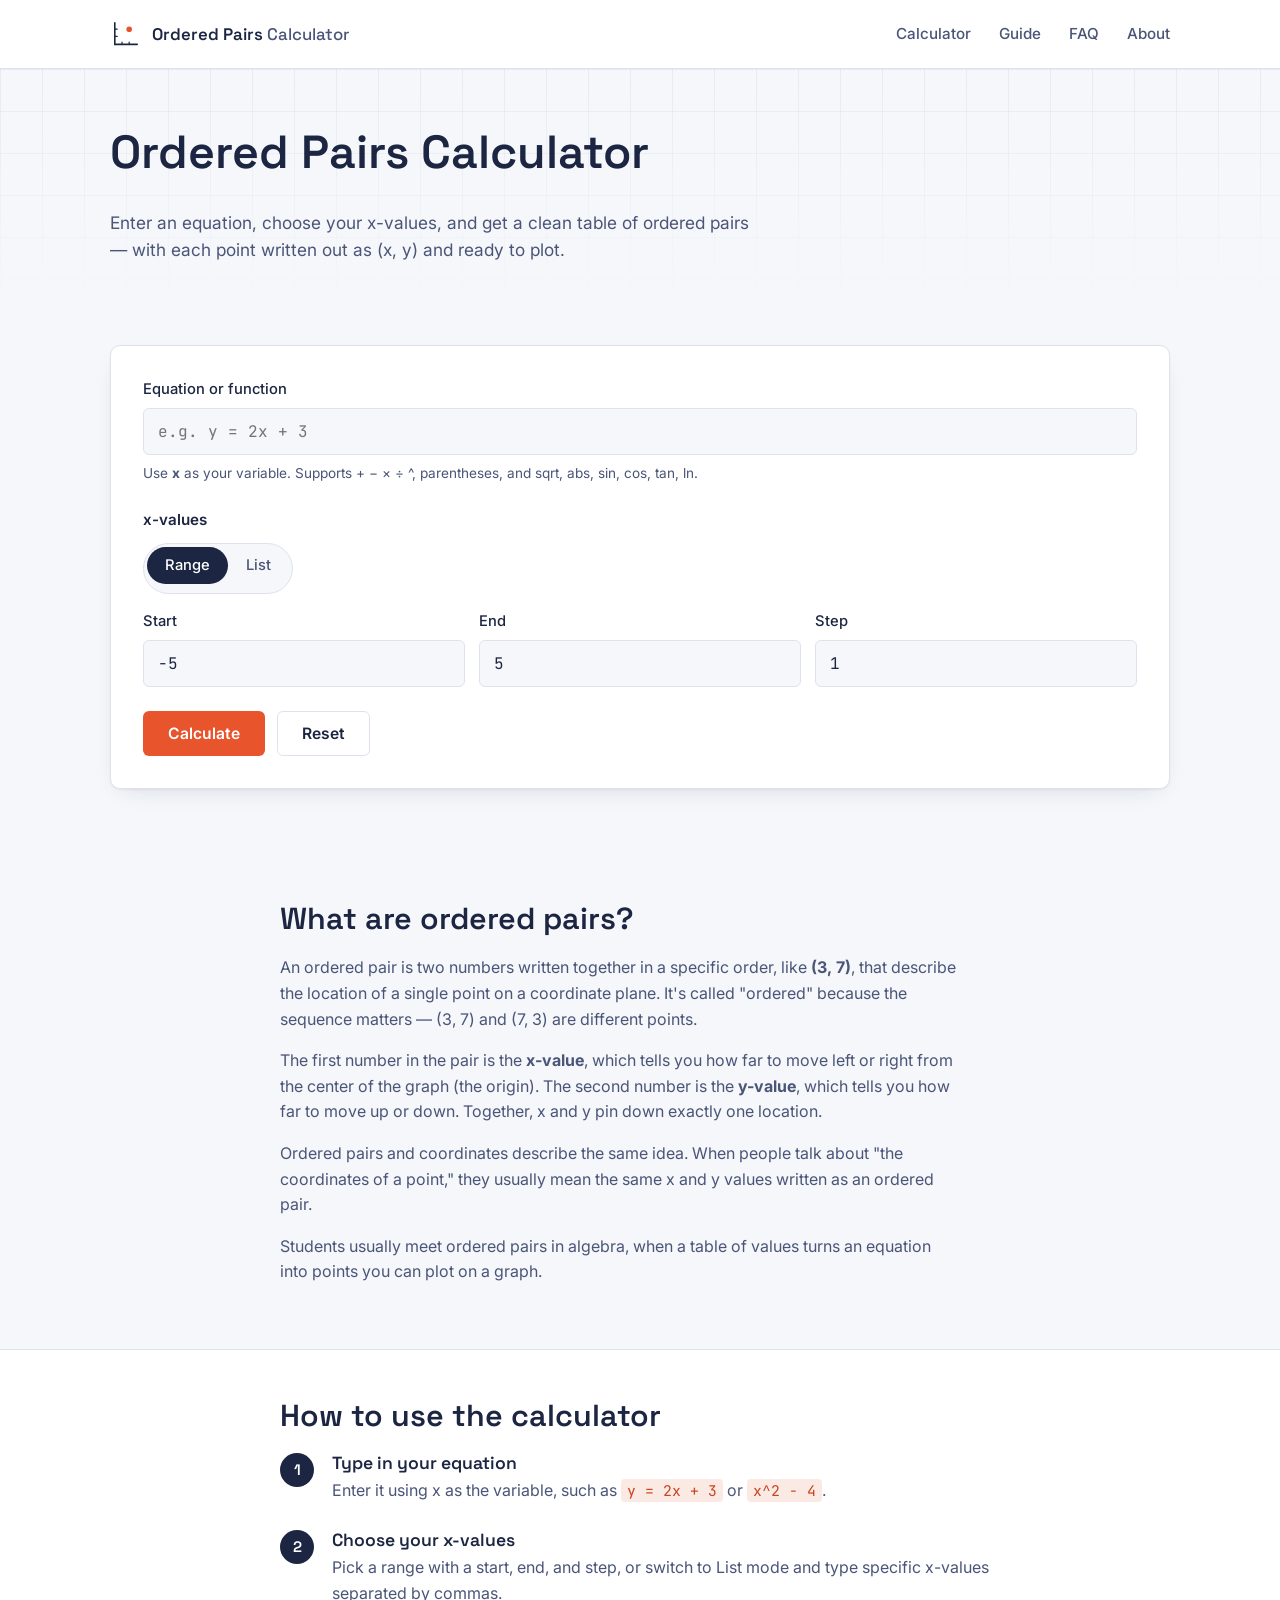
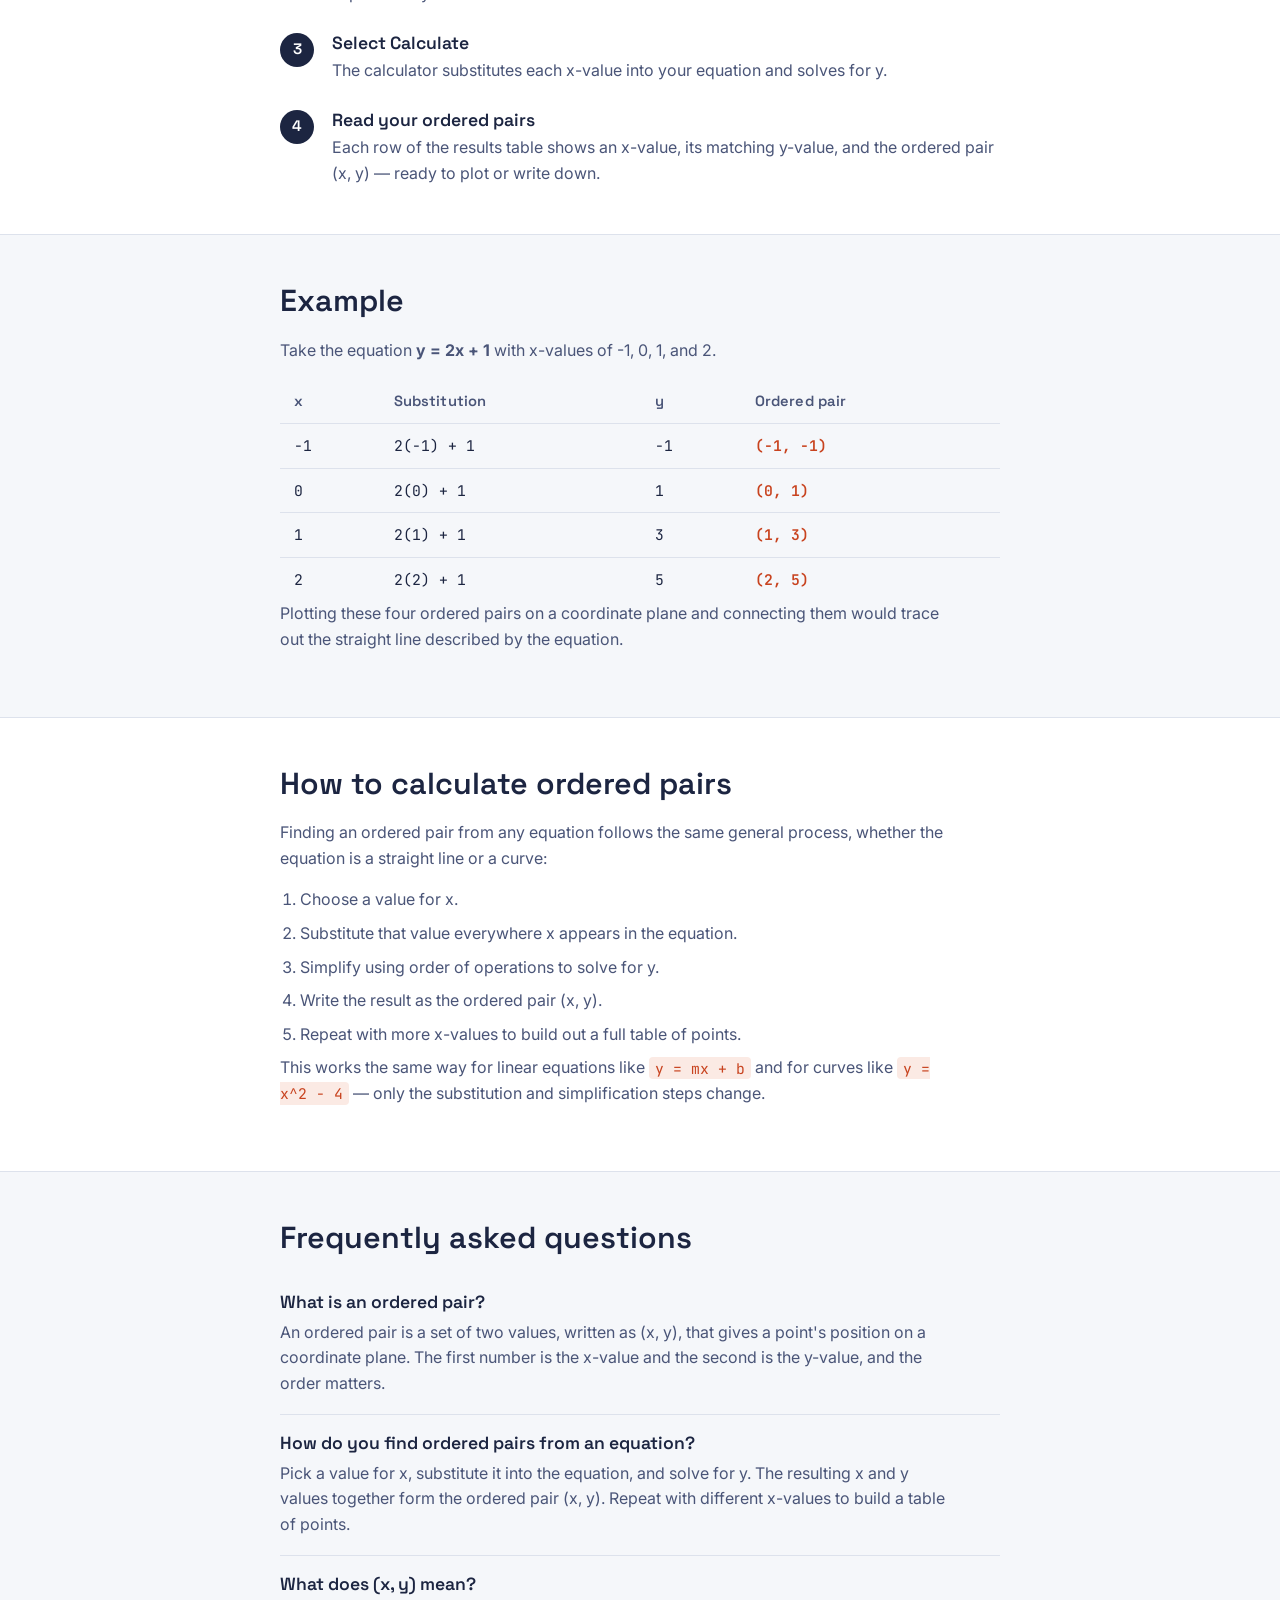
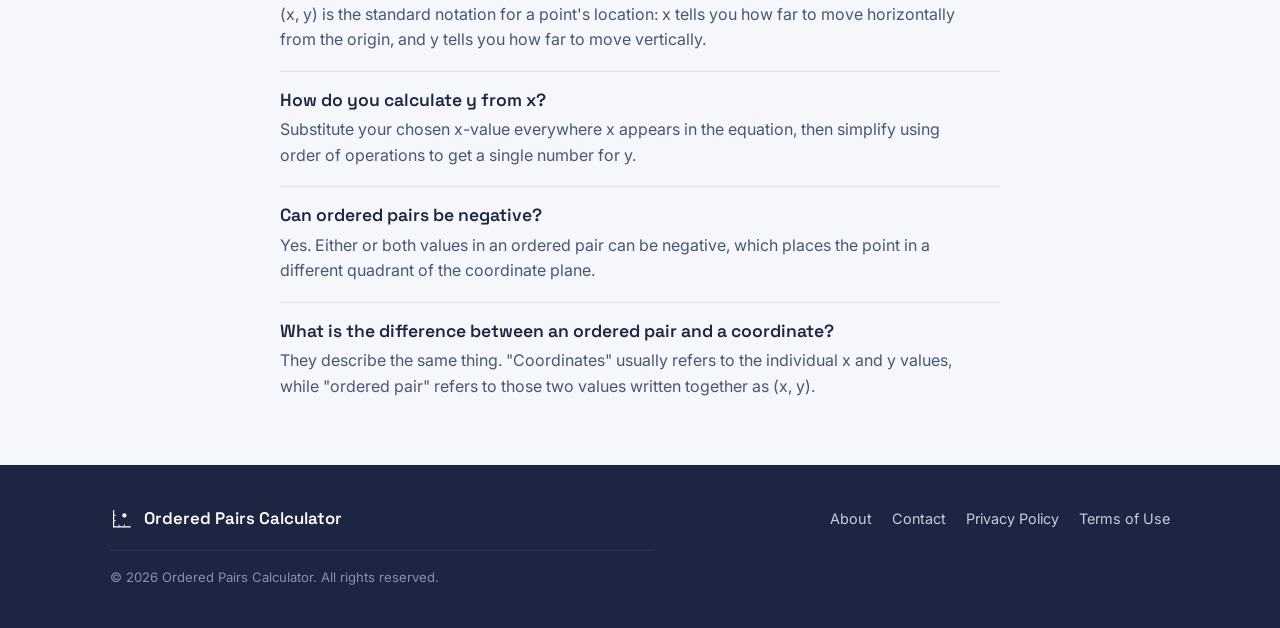
<file: index.html>
<!DOCTYPE html>
<html lang="en">
<head>
  <meta charset="UTF-8">
  <meta name="viewport" content="width=device-width, initial-scale=1.0">
  <title>Ordered Pairs Calculator — (x, y) Table of Values From Any Equation</title>
  <meta name="description" content="Enter an equation and get a table of ordered pairs (x, y) to plot on a coordinate plane. Free algebra calculator — works right in your browser, no sign-up needed.">
  <link rel="canonical" href="https://ordered-pairs-calculator.vercel.app/">

  <!-- Google Search Console verification -->
  <meta name="google-site-verification" content="F35rqbBVg6ENbyYrUl2NkJEeMcFJ85l4w1VI4RaCMEo" />

  <!-- Open Graph -->
  <meta property="og:type" content="website">
  <meta property="og:title" content="Ordered Pairs Calculator — (x, y) Table of Values From Any Equation">
  <meta property="og:description" content="Enter an equation and get a table of ordered pairs (x, y) to plot on a coordinate plane. Free algebra calculator — works right in your browser.">
  <meta property="og:url" content="https://ordered-pairs-calculator.vercel.app/">
  <meta property="og:site_name" content="Ordered Pairs Calculator">
  <meta name="twitter:card" content="summary">
  <meta name="twitter:title" content="Ordered Pairs Calculator — (x, y) Table of Values From Any Equation">
  <meta name="twitter:description" content="Enter an equation and get a table of ordered pairs (x, y) to plot on a coordinate plane.">

  <link rel="icon" type="image/svg+xml" href="assets/favicon.svg">
  <link rel="alternate icon" href="assets/favicon.ico">
  <link rel="preconnect" href="https://fonts.googleapis.com">
  <link rel="preconnect" href="https://fonts.gstatic.com" crossorigin>
  <link href="https://fonts.googleapis.com/css2?family=Space+Grotesk:wght@500;600;700&family=Inter:wght@400;500;600&family=JetBrains+Mono:wght@500;600&display=swap" rel="stylesheet">
  <link rel="stylesheet" href="style.css">

  <script type="application/ld+json">
  {
    "@context": "https://schema.org",
    "@type": "FAQPage",
    "mainEntity": [
      {
        "@type": "Question",
        "name": "What is an ordered pair?",
        "acceptedAnswer": {
          "@type": "Answer",
          "text": "An ordered pair is a set of two values, written as (x, y), that gives a point's position on a coordinate plane. The first number is the x-value and the second is the y-value, and the order matters."
        }
      },
      {
        "@type": "Question",
        "name": "How do you find ordered pairs from an equation?",
        "acceptedAnswer": {
          "@type": "Answer",
          "text": "Pick a value for x, substitute it into the equation, and solve for y. The resulting x and y values together form the ordered pair (x, y). Repeat with different x-values to build a table of points."
        }
      },
      {
        "@type": "Question",
        "name": "What does (x, y) mean?",
        "acceptedAnswer": {
          "@type": "Answer",
          "text": "(x, y) is the standard notation for a point's location: x tells you how far to move horizontally from the origin, and y tells you how far to move vertically."
        }
      },
      {
        "@type": "Question",
        "name": "How do you calculate y from x?",
        "acceptedAnswer": {
          "@type": "Answer",
          "text": "Substitute your chosen x-value everywhere x appears in the equation, then simplify using order of operations to get a single number for y."
        }
      },
      {
        "@type": "Question",
        "name": "Can ordered pairs be negative?",
        "acceptedAnswer": {
          "@type": "Answer",
          "text": "Yes. Either or both values in an ordered pair can be negative, which places the point in a different quadrant of the coordinate plane."
        }
      },
      {
        "@type": "Question",
        "name": "What is the difference between an ordered pair and a coordinate?",
        "acceptedAnswer": {
          "@type": "Answer",
          "text": "They describe the same thing. \"Coordinates\" usually refers to the individual x and y values, while \"ordered pair\" refers to those two values written together as (x, y)."
        }
      }
    ]
  }
  </script>
</head>
<body>

  <a class="skip-link" href="#calculator">Skip to calculator</a>

  <header class="site-header">
    <div class="wrap header-inner">
      <a href="index.html" class="brand">
        <img src="assets/logo.svg" alt="" width="32" height="32">
        <span>Ordered Pairs<em>Calculator</em></span>
      </a>
      <button class="nav-toggle" id="navToggle" aria-expanded="false" aria-controls="siteNav">
        <span></span><span></span><span></span>
        <span class="sr-only">Menu</span>
      </button>
      <nav class="site-nav" id="siteNav">
        <a href="#calculator">Calculator</a>
        <a href="#what-is">Guide</a>
        <a href="#faq">FAQ</a>
        <a href="about.html">About</a>
      </nav>
    </div>
  </header>

  <main>

    <section class="hero">
      <div class="wrap hero-inner">
        <div class="hero-text">
          <h1>Ordered Pairs Calculator</h1>
          <p>Enter an equation, choose your x-values, and get a clean table of ordered pairs — with each point written out as (x, y) and ready to plot.</p>
        </div>
      </div>
      <div class="hero-grid" aria-hidden="true"></div>
    </section>

    <section class="calculator-section" id="calculator">
      <div class="wrap">
        <div class="calc-card">

          <div class="calc-field">
            <label for="equationInput">Equation or function</label>
            <input type="text" id="equationInput" name="equationInput" placeholder="e.g. y = 2x + 3" autocomplete="off" spellcheck="false">
            <p class="field-hint">Use <strong>x</strong> as your variable. Supports + − × ÷ ^, parentheses, and sqrt, abs, sin, cos, tan, ln.</p>
          </div>

          <fieldset class="calc-field">
            <legend>x-values</legend>
            <div class="mode-toggle" role="radiogroup" aria-label="x-value input mode">
              <label class="mode-option">
                <input type="radio" name="xMode" value="range" checked>
                <span>Range</span>
              </label>
              <label class="mode-option">
                <input type="radio" name="xMode" value="list">
                <span>List</span>
              </label>
            </div>

            <div class="mode-panel" id="rangePanel">
              <div class="range-grid">
                <div>
                  <label for="xStart">Start</label>
                  <input type="number" id="xStart" value="-5" step="any">
                </div>
                <div>
                  <label for="xEnd">End</label>
                  <input type="number" id="xEnd" value="5" step="any">
                </div>
                <div>
                  <label for="xStep">Step</label>
                  <input type="number" id="xStep" value="1" step="any" min="0.0001">
                </div>
              </div>
            </div>

            <div class="mode-panel" id="listPanel" hidden>
              <label for="xList">x-values, separated by commas</label>
              <input type="text" id="xList" placeholder="e.g. -2, 0, 1, 3, 4.5" autocomplete="off">
            </div>
          </fieldset>

          <div class="calc-actions">
            <button type="button" id="calculateBtn" class="btn btn-primary">Calculate</button>
            <button type="button" id="resetBtn" class="btn btn-secondary">Reset</button>
          </div>

          <div id="errorMessage" class="error-message" role="alert" hidden></div>

          <div id="resultsArea" class="results-area" hidden>
            <h2 class="results-heading">Results</h2>
            <p id="resultsExplain" class="results-explain"></p>
            <div class="table-scroll">
              <table id="resultsTable">
                <thead>
                  <tr>
                    <th scope="col">x</th>
                    <th scope="col">y</th>
                    <th scope="col">Ordered pair</th>
                  </tr>
                </thead>
                <tbody id="resultsBody"></tbody>
              </table>
            </div>
          </div>

        </div>
      </div>
    </section>

    <section class="content-section" id="what-is">
      <div class="wrap wrap-narrow">
        <h2>What are ordered pairs?</h2>
        <p>An ordered pair is two numbers written together in a specific order, like <strong>(3, 7)</strong>, that describe the location of a single point on a coordinate plane. It's called "ordered" because the sequence matters — (3, 7) and (7, 3) are different points.</p>
        <p>The first number in the pair is the <strong>x-value</strong>, which tells you how far to move left or right from the center of the graph (the origin). The second number is the <strong>y-value</strong>, which tells you how far to move up or down. Together, x and y pin down exactly one location.</p>
        <p>Ordered pairs and coordinates describe the same idea. When people talk about "the coordinates of a point," they usually mean the same x and y values written as an ordered pair.</p>
        <p>Students usually meet ordered pairs in algebra, when a table of values turns an equation into points you can plot on a graph.</p>
      </div>
    </section>

    <section class="content-section content-alt">
      <div class="wrap wrap-narrow">
        <h2>How to use the calculator</h2>
        <ol class="step-list">
          <li>
            <span class="step-num">1</span>
            <div>
              <h3>Type in your equation</h3>
              <p>Enter it using x as the variable, such as <code>y = 2x + 3</code> or <code>x^2 - 4</code>.</p>
            </div>
          </li>
          <li>
            <span class="step-num">2</span>
            <div>
              <h3>Choose your x-values</h3>
              <p>Pick a range with a start, end, and step, or switch to List mode and type specific x-values separated by commas.</p>
            </div>
          </li>
          <li>
            <span class="step-num">3</span>
            <div>
              <h3>Select Calculate</h3>
              <p>The calculator substitutes each x-value into your equation and solves for y.</p>
            </div>
          </li>
          <li>
            <span class="step-num">4</span>
            <div>
              <h3>Read your ordered pairs</h3>
              <p>Each row of the results table shows an x-value, its matching y-value, and the ordered pair (x, y) — ready to plot or write down.</p>
            </div>
          </li>
        </ol>
      </div>
    </section>

    <section class="content-section" id="example">
      <div class="wrap wrap-narrow">
        <h2>Example</h2>
        <p>Take the equation <strong>y = 2x + 1</strong> with x-values of -1, 0, 1, and 2.</p>
        <div class="table-scroll">
          <table class="example-table">
            <thead>
              <tr><th scope="col">x</th><th scope="col">Substitution</th><th scope="col">y</th><th scope="col">Ordered pair</th></tr>
            </thead>
            <tbody>
              <tr><td>-1</td><td>2(-1) + 1</td><td>-1</td><td>(-1, -1)</td></tr>
              <tr><td>0</td><td>2(0) + 1</td><td>1</td><td>(0, 1)</td></tr>
              <tr><td>1</td><td>2(1) + 1</td><td>3</td><td>(1, 3)</td></tr>
              <tr><td>2</td><td>2(2) + 1</td><td>5</td><td>(2, 5)</td></tr>
            </tbody>
          </table>
        </div>
        <p>Plotting these four ordered pairs on a coordinate plane and connecting them would trace out the straight line described by the equation.</p>
      </div>
    </section>

    <section class="content-section content-alt" id="how-to-calculate">
      <div class="wrap wrap-narrow">
        <h2>How to calculate ordered pairs</h2>
        <p>Finding an ordered pair from any equation follows the same general process, whether the equation is a straight line or a curve:</p>
        <ol class="plain-list">
          <li>Choose a value for x.</li>
          <li>Substitute that value everywhere x appears in the equation.</li>
          <li>Simplify using order of operations to solve for y.</li>
          <li>Write the result as the ordered pair (x, y).</li>
          <li>Repeat with more x-values to build out a full table of points.</li>
        </ol>
        <p>This works the same way for linear equations like <code>y = mx + b</code> and for curves like <code>y = x^2 - 4</code> — only the substitution and simplification steps change.</p>
      </div>
    </section>

    <section class="content-section" id="faq">
      <div class="wrap wrap-narrow">
        <h2>Frequently asked questions</h2>

        <div class="faq-item">
          <h3>What is an ordered pair?</h3>
          <p>An ordered pair is a set of two values, written as (x, y), that gives a point's position on a coordinate plane. The first number is the x-value and the second is the y-value, and the order matters.</p>
        </div>

        <div class="faq-item">
          <h3>How do you find ordered pairs from an equation?</h3>
          <p>Pick a value for x, substitute it into the equation, and solve for y. The resulting x and y values together form the ordered pair (x, y). Repeat with different x-values to build a table of points.</p>
        </div>

        <div class="faq-item">
          <h3>What does (x, y) mean?</h3>
          <p>(x, y) is the standard notation for a point's location: x tells you how far to move horizontally from the origin, and y tells you how far to move vertically.</p>
        </div>

        <div class="faq-item">
          <h3>How do you calculate y from x?</h3>
          <p>Substitute your chosen x-value everywhere x appears in the equation, then simplify using order of operations to get a single number for y.</p>
        </div>

        <div class="faq-item">
          <h3>Can ordered pairs be negative?</h3>
          <p>Yes. Either or both values in an ordered pair can be negative, which places the point in a different quadrant of the coordinate plane.</p>
        </div>

        <div class="faq-item">
          <h3>What is the difference between an ordered pair and a coordinate?</h3>
          <p>They describe the same thing. "Coordinates" usually refers to the individual x and y values, while "ordered pair" refers to those two values written together as (x, y).</p>
        </div>
      </div>
    </section>

  </main>

  <footer class="site-footer">
    <div class="wrap footer-inner">
      <a href="index.html" class="brand brand-footer">
        <img src="assets/logo.svg" alt="" width="24" height="24">
        <span>Ordered Pairs Calculator</span>
      </a>
      <nav class="footer-nav">
        <a href="about.html">About</a>
        <a href="contact.html">Contact</a>
        <a href="privacy-policy.html">Privacy Policy</a>
        <a href="terms-of-use.html">Terms of Use</a>
      </nav>
      <p class="footer-copy">&copy; <span id="year"></span> Ordered Pairs Calculator. All rights reserved.</p>
    </div>
  </footer>

  <script src="script.js"></script>
</body>
</html>
</file>
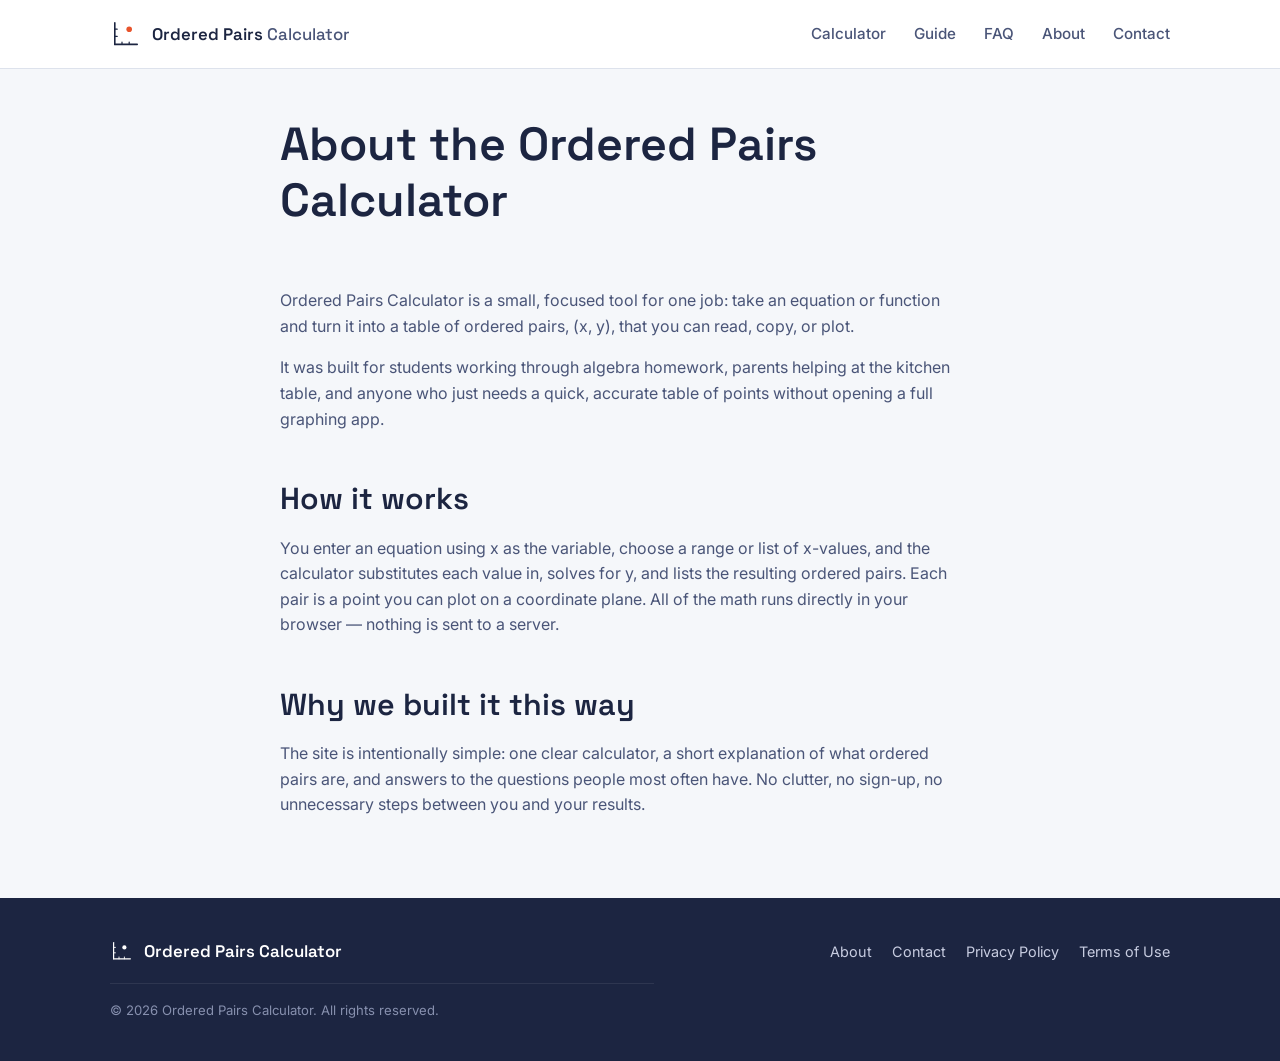
<file: about.html>
<!DOCTYPE html>
<html lang="en">
<head>
  <meta charset="UTF-8">
  <meta name="viewport" content="width=device-width, initial-scale=1.0">
  <title>About the Ordered Pairs Calculator | Free (x, y) Tool for Algebra</title>
  <meta name="description" content="Learn what the Ordered Pairs Calculator does — a free tool that turns any equation into a table of (x, y) points to plot on a coordinate plane, built for algebra students.">
  <link rel="canonical" href="https://ordered-pairs-calculator.vercel.app/about.html">

  <!-- Open Graph -->
  <meta property="og:type" content="website">
  <meta property="og:title" content="About the Ordered Pairs Calculator | Free (x, y) Tool for Algebra">
  <meta property="og:description" content="A free tool that turns any equation into a table of (x, y) points to plot on a coordinate plane, built for algebra students.">
  <meta property="og:url" content="https://ordered-pairs-calculator.vercel.app/about.html">
  <meta property="og:site_name" content="Ordered Pairs Calculator">
  <meta name="twitter:card" content="summary">
  <meta name="twitter:title" content="About the Ordered Pairs Calculator | Free (x, y) Tool for Algebra">
  <meta name="twitter:description" content="A free tool that turns any equation into a table of (x, y) points to plot on a coordinate plane.">
  <link rel="icon" type="image/svg+xml" href="assets/favicon.svg">
  <link rel="alternate icon" href="assets/favicon.ico">
  <link rel="preconnect" href="https://fonts.googleapis.com">
  <link rel="preconnect" href="https://fonts.gstatic.com" crossorigin>
  <link href="https://fonts.googleapis.com/css2?family=Space+Grotesk:wght@500;600;700&family=Inter:wght@400;500;600&family=JetBrains+Mono:wght@500;600&display=swap" rel="stylesheet">
  <link rel="stylesheet" href="style.css">
</head>
<body>

  <header class="site-header">
    <div class="wrap header-inner">
      <a href="index.html" class="brand">
        <img src="assets/logo.svg" alt="" width="32" height="32">
        <span>Ordered Pairs<em>Calculator</em></span>
      </a>
      <button class="nav-toggle" id="navToggle" aria-expanded="false" aria-controls="siteNav">
        <span></span><span></span><span></span>
        <span class="sr-only">Menu</span>
      </button>
      <nav class="site-nav" id="siteNav">
        <a href="index.html#calculator">Calculator</a>
        <a href="index.html#what-is">Guide</a>
        <a href="index.html#faq">FAQ</a>
        <a href="about.html">About</a>
        <a href="contact.html">Contact</a>
      </nav>
    </div>
  </header>

  <main>
    <section class="page-hero">
      <div class="wrap wrap-narrow">
        <h1>About the Ordered Pairs Calculator</h1>
      </div>
    </section>

    <section class="page-section">
      <div class="wrap wrap-narrow">
        <p>Ordered Pairs Calculator is a small, focused tool for one job: take an equation or function and turn it into a table of ordered pairs, (x, y), that you can read, copy, or plot.</p>
        <p>It was built for students working through algebra homework, parents helping at the kitchen table, and anyone who just needs a quick, accurate table of points without opening a full graphing app.</p>

        <h2>How it works</h2>
        <p>You enter an equation using x as the variable, choose a range or list of x-values, and the calculator substitutes each value in, solves for y, and lists the resulting ordered pairs. Each pair is a point you can plot on a coordinate plane. All of the math runs directly in your browser — nothing is sent to a server.</p>

        <h2>Why we built it this way</h2>
        <p>The site is intentionally simple: one clear calculator, a short explanation of what ordered pairs are, and answers to the questions people most often have. No clutter, no sign-up, no unnecessary steps between you and your results.</p>
      </div>
    </section>
  </main>

  <footer class="site-footer">
    <div class="wrap footer-inner">
      <a href="index.html" class="brand brand-footer">
        <img src="assets/logo.svg" alt="" width="24" height="24">
        <span>Ordered Pairs Calculator</span>
      </a>
      <nav class="footer-nav">
        <a href="about.html">About</a>
        <a href="contact.html">Contact</a>
        <a href="privacy-policy.html">Privacy Policy</a>
        <a href="terms-of-use.html">Terms of Use</a>
      </nav>
      <p class="footer-copy">&copy; <span id="year"></span> Ordered Pairs Calculator. All rights reserved.</p>
    </div>
  </footer>

  <script src="script.js"></script>
</body>
</html>
</file>
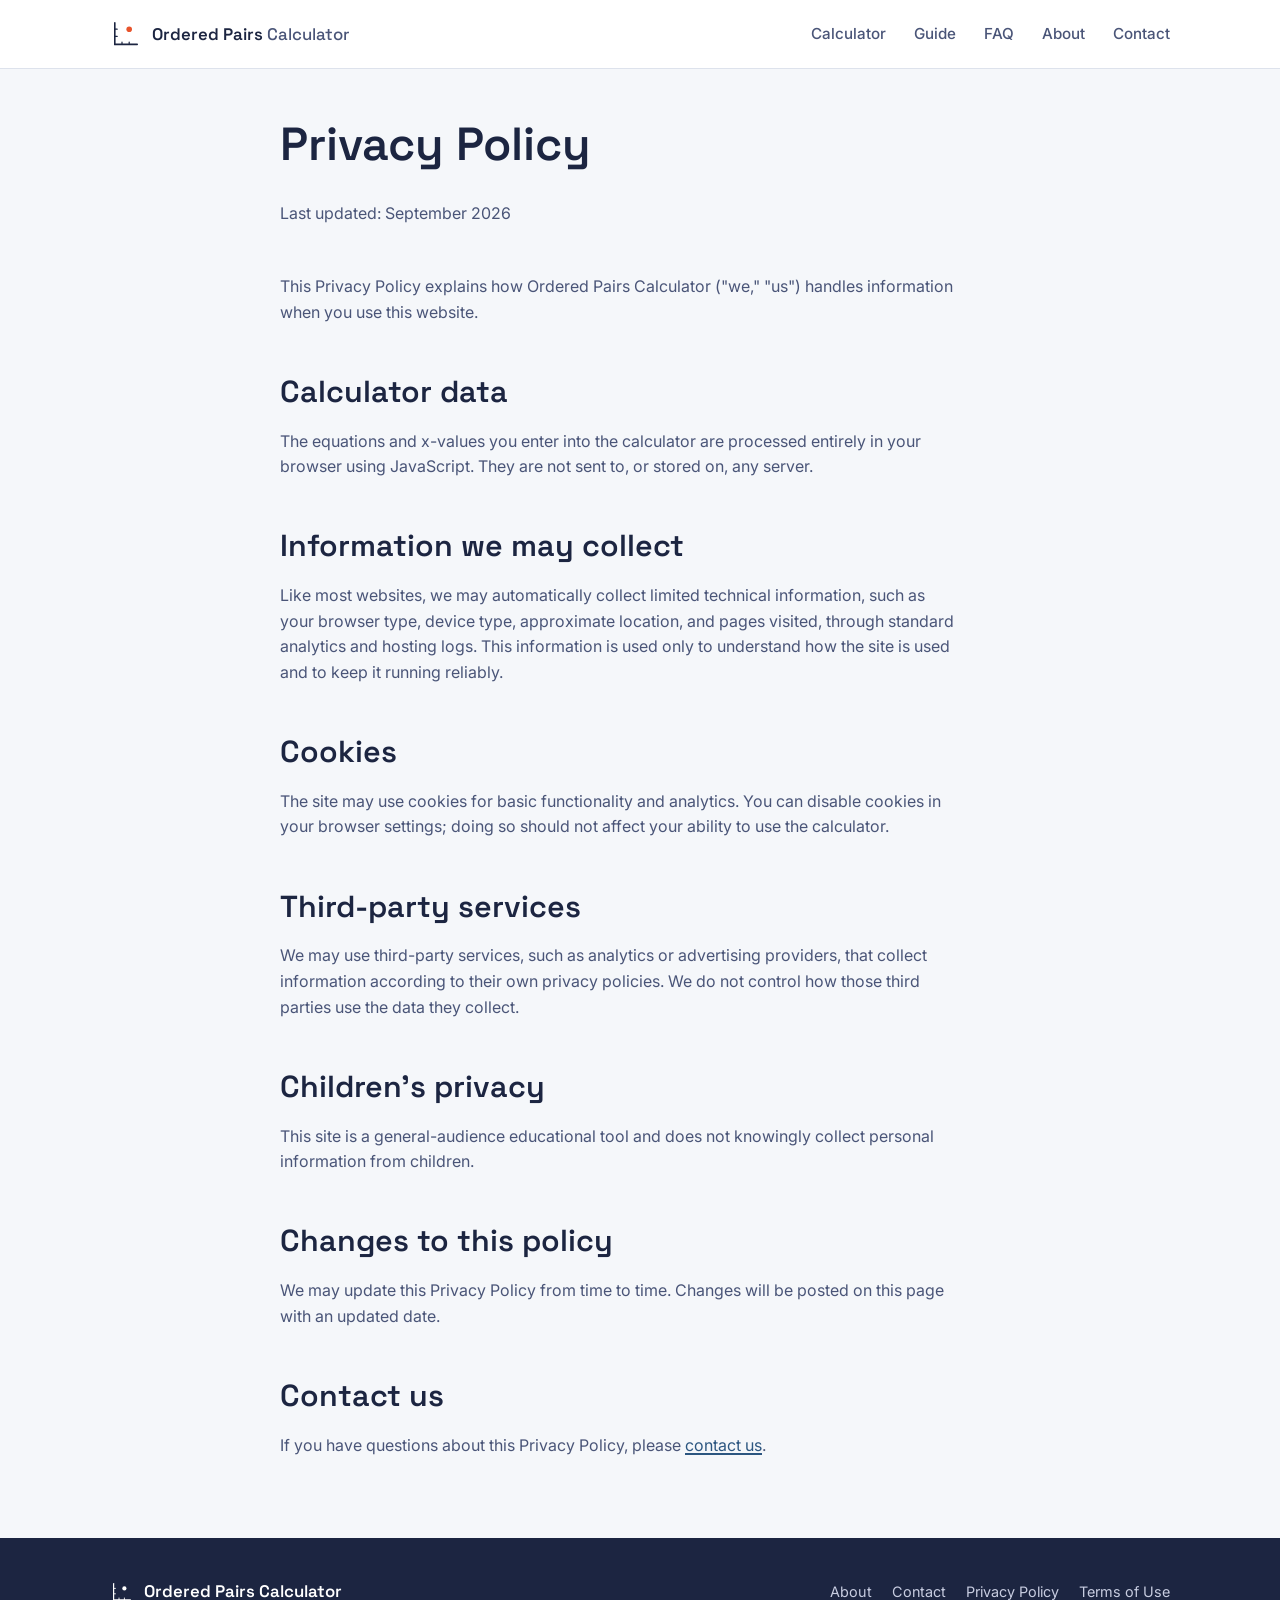
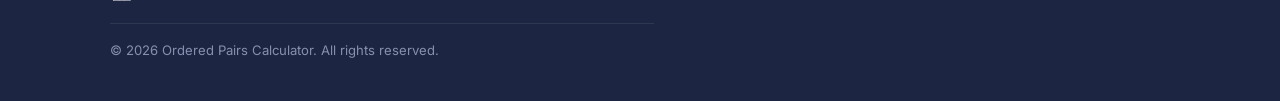
<file: privacy-policy.html>
<!DOCTYPE html>
<html lang="en">
<head>
  <meta charset="UTF-8">
  <meta name="viewport" content="width=device-width, initial-scale=1.0">
  <title>Privacy Policy | Ordered Pairs Calculator</title>
  <meta name="description" content="Read the Ordered Pairs Calculator privacy policy — what the free calculator collects, how your data is handled, and how cookies are used.">
  <link rel="canonical" href="https://ordered-pairs-calculator.vercel.app/privacy-policy.html">

  <!-- Open Graph -->
  <meta property="og:type" content="website">
  <meta property="og:title" content="Privacy Policy | Ordered Pairs Calculator">
  <meta property="og:description" content="What the free Ordered Pairs Calculator collects, how your data is handled, and how cookies are used.">
  <meta property="og:url" content="https://ordered-pairs-calculator.vercel.app/privacy-policy.html">
  <meta property="og:site_name" content="Ordered Pairs Calculator">
  <meta name="twitter:card" content="summary">
  <meta name="twitter:title" content="Privacy Policy | Ordered Pairs Calculator">
  <meta name="twitter:description" content="What the free Ordered Pairs Calculator collects, how your data is handled, and how cookies are used.">
  <link rel="icon" type="image/svg+xml" href="assets/favicon.svg">
  <link rel="alternate icon" href="assets/favicon.ico">
  <link rel="preconnect" href="https://fonts.googleapis.com">
  <link rel="preconnect" href="https://fonts.gstatic.com" crossorigin>
  <link href="https://fonts.googleapis.com/css2?family=Space+Grotesk:wght@500;600;700&family=Inter:wght@400;500;600&family=JetBrains+Mono:wght@500;600&display=swap" rel="stylesheet">
  <link rel="stylesheet" href="style.css">
</head>
<body>

  <header class="site-header">
    <div class="wrap header-inner">
      <a href="index.html" class="brand">
        <img src="assets/logo.svg" alt="" width="32" height="32">
        <span>Ordered Pairs<em>Calculator</em></span>
      </a>
      <button class="nav-toggle" id="navToggle" aria-expanded="false" aria-controls="siteNav">
        <span></span><span></span><span></span>
        <span class="sr-only">Menu</span>
      </button>
      <nav class="site-nav" id="siteNav">
        <a href="index.html#calculator">Calculator</a>
        <a href="index.html#what-is">Guide</a>
        <a href="index.html#faq">FAQ</a>
        <a href="about.html">About</a>
        <a href="contact.html">Contact</a>
      </nav>
    </div>
  </header>

  <main>
    <section class="page-hero">
      <div class="wrap wrap-narrow">
        <h1>Privacy Policy</h1>
        <p>Last updated: September 2026</p>
      </div>
    </section>

    <section class="page-section">
      <div class="wrap wrap-narrow">
        <p>This Privacy Policy explains how Ordered Pairs Calculator ("we," "us") handles information when you use this website.</p>

        <h2>Calculator data</h2>
        <p>The equations and x-values you enter into the calculator are processed entirely in your browser using JavaScript. They are not sent to, or stored on, any server.</p>

        <h2>Information we may collect</h2>
        <p>Like most websites, we may automatically collect limited technical information, such as your browser type, device type, approximate location, and pages visited, through standard analytics and hosting logs. This information is used only to understand how the site is used and to keep it running reliably.</p>

        <h2>Cookies</h2>
        <p>The site may use cookies for basic functionality and analytics. You can disable cookies in your browser settings; doing so should not affect your ability to use the calculator.</p>

        <h2>Third-party services</h2>
        <p>We may use third-party services, such as analytics or advertising providers, that collect information according to their own privacy policies. We do not control how those third parties use the data they collect.</p>

        <h2>Children's privacy</h2>
        <p>This site is a general-audience educational tool and does not knowingly collect personal information from children.</p>

        <h2>Changes to this policy</h2>
        <p>We may update this Privacy Policy from time to time. Changes will be posted on this page with an updated date.</p>

        <h2>Contact us</h2>
        <p>If you have questions about this Privacy Policy, please <a href="contact.html">contact us</a>.</p>
      </div>
    </section>
  </main>

  <footer class="site-footer">
    <div class="wrap footer-inner">
      <a href="index.html" class="brand brand-footer">
        <img src="assets/logo.svg" alt="" width="24" height="24">
        <span>Ordered Pairs Calculator</span>
      </a>
      <nav class="footer-nav">
        <a href="about.html">About</a>
        <a href="contact.html">Contact</a>
        <a href="privacy-policy.html">Privacy Policy</a>
        <a href="terms-of-use.html">Terms of Use</a>
      </nav>
      <p class="footer-copy">&copy; <span id="year"></span> Ordered Pairs Calculator. All rights reserved.</p>
    </div>
  </footer>

  <script src="script.js"></script>
</body>
</html>
</file>
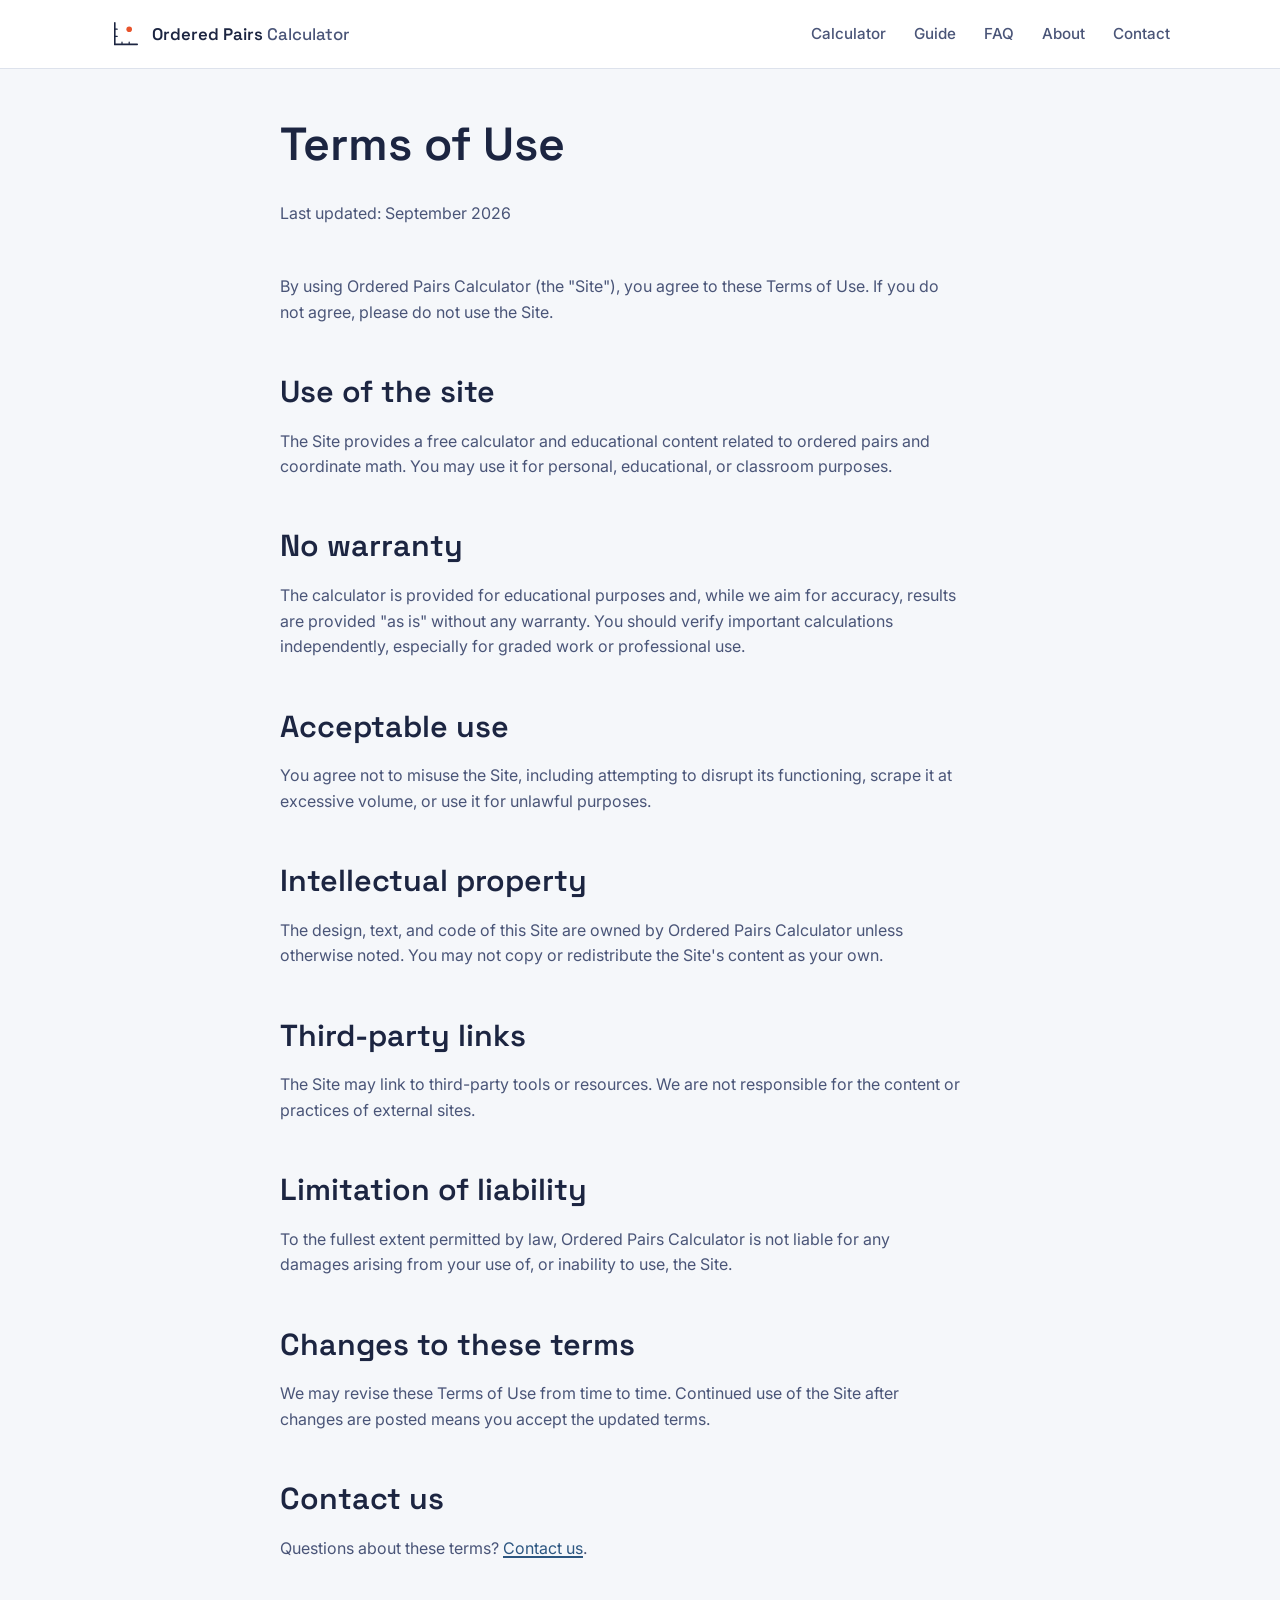
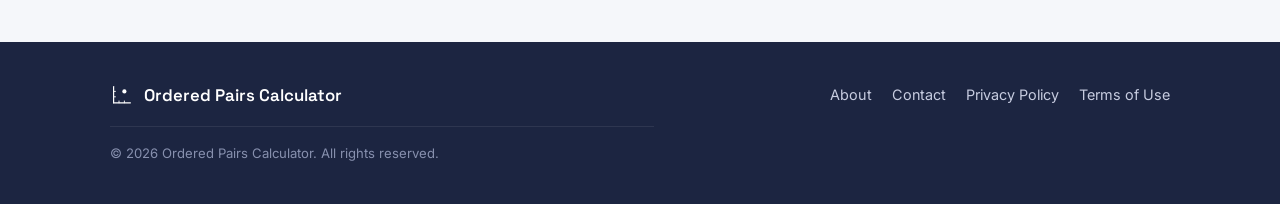
<file: terms-of-use.html>
<!DOCTYPE html>
<html lang="en">
<head>
  <meta charset="UTF-8">
  <meta name="viewport" content="width=device-width, initial-scale=1.0">
  <title>Terms of Use | Ordered Pairs Calculator</title>
  <meta name="description" content="Terms of use for the free Ordered Pairs Calculator — acceptable use, accuracy disclaimer, and how the calculator may be used for study.">
  <link rel="canonical" href="https://ordered-pairs-calculator.vercel.app/terms-of-use.html">

  <!-- Open Graph -->
  <meta property="og:type" content="website">
  <meta property="og:title" content="Terms of Use | Ordered Pairs Calculator">
  <meta property="og:description" content="Acceptable use, accuracy disclaimer, and how the free Ordered Pairs Calculator may be used for study.">
  <meta property="og:url" content="https://ordered-pairs-calculator.vercel.app/terms-of-use.html">
  <meta property="og:site_name" content="Ordered Pairs Calculator">
  <meta name="twitter:card" content="summary">
  <meta name="twitter:title" content="Terms of Use | Ordered Pairs Calculator">
  <meta name="twitter:description" content="Acceptable use, accuracy disclaimer, and how the free Ordered Pairs Calculator may be used for study.">
  <link rel="icon" type="image/svg+xml" href="assets/favicon.svg">
  <link rel="alternate icon" href="assets/favicon.ico">
  <link rel="preconnect" href="https://fonts.googleapis.com">
  <link rel="preconnect" href="https://fonts.gstatic.com" crossorigin>
  <link href="https://fonts.googleapis.com/css2?family=Space+Grotesk:wght@500;600;700&family=Inter:wght@400;500;600&family=JetBrains+Mono:wght@500;600&display=swap" rel="stylesheet">
  <link rel="stylesheet" href="style.css">
</head>
<body>

  <header class="site-header">
    <div class="wrap header-inner">
      <a href="index.html" class="brand">
        <img src="assets/logo.svg" alt="" width="32" height="32">
        <span>Ordered Pairs<em>Calculator</em></span>
      </a>
      <button class="nav-toggle" id="navToggle" aria-expanded="false" aria-controls="siteNav">
        <span></span><span></span><span></span>
        <span class="sr-only">Menu</span>
      </button>
      <nav class="site-nav" id="siteNav">
        <a href="index.html#calculator">Calculator</a>
        <a href="index.html#what-is">Guide</a>
        <a href="index.html#faq">FAQ</a>
        <a href="about.html">About</a>
        <a href="contact.html">Contact</a>
      </nav>
    </div>
  </header>

  <main>
    <section class="page-hero">
      <div class="wrap wrap-narrow">
        <h1>Terms of Use</h1>
        <p>Last updated: September 2026</p>
      </div>
    </section>

    <section class="page-section">
      <div class="wrap wrap-narrow">
        <p>By using Ordered Pairs Calculator (the "Site"), you agree to these Terms of Use. If you do not agree, please do not use the Site.</p>

        <h2>Use of the site</h2>
        <p>The Site provides a free calculator and educational content related to ordered pairs and coordinate math. You may use it for personal, educational, or classroom purposes.</p>

        <h2>No warranty</h2>
        <p>The calculator is provided for educational purposes and, while we aim for accuracy, results are provided "as is" without any warranty. You should verify important calculations independently, especially for graded work or professional use.</p>

        <h2>Acceptable use</h2>
        <p>You agree not to misuse the Site, including attempting to disrupt its functioning, scrape it at excessive volume, or use it for unlawful purposes.</p>

        <h2>Intellectual property</h2>
        <p>The design, text, and code of this Site are owned by Ordered Pairs Calculator unless otherwise noted. You may not copy or redistribute the Site's content as your own.</p>

        <h2>Third-party links</h2>
        <p>The Site may link to third-party tools or resources. We are not responsible for the content or practices of external sites.</p>

        <h2>Limitation of liability</h2>
        <p>To the fullest extent permitted by law, Ordered Pairs Calculator is not liable for any damages arising from your use of, or inability to use, the Site.</p>

        <h2>Changes to these terms</h2>
        <p>We may revise these Terms of Use from time to time. Continued use of the Site after changes are posted means you accept the updated terms.</p>

        <h2>Contact us</h2>
        <p>Questions about these terms? <a href="contact.html">Contact us</a>.</p>
      </div>
    </section>
  </main>

  <footer class="site-footer">
    <div class="wrap footer-inner">
      <a href="index.html" class="brand brand-footer">
        <img src="assets/logo.svg" alt="" width="24" height="24">
        <span>Ordered Pairs Calculator</span>
      </a>
      <nav class="footer-nav">
        <a href="about.html">About</a>
        <a href="contact.html">Contact</a>
        <a href="privacy-policy.html">Privacy Policy</a>
        <a href="terms-of-use.html">Terms of Use</a>
      </nav>
      <p class="footer-copy">&copy; <span id="year"></span> Ordered Pairs Calculator. All rights reserved.</p>
    </div>
  </footer>

  <script src="script.js"></script>
</body>
</html>
</file>
<file: style.css>
/* =========================================================
   Ordered Pairs Calculator — stylesheet
   Design tokens
   ========================================================= */
:root {
  --ink: #1C2541;
  --ink-soft: #4A5578;
  --bg: #F5F7FA;
  --surface: #FFFFFF;
  --line: #DDE2EC;
  --blue: #3A6EA5;
  --blue-dark: #2C5680;
  --point: #E8542C;
  --point-dark: #C8431F;
  --success-bg: #FBEAE4;

  --font-head: 'Space Grotesk', 'Segoe UI', system-ui, sans-serif;
  --font-body: 'Inter', 'Segoe UI', system-ui, sans-serif;
  --font-mono: 'JetBrains Mono', 'SFMono-Regular', Consolas, monospace;

  --radius: 10px;
  --radius-sm: 6px;
  --shadow-card: 0 1px 2px rgba(28, 37, 65, 0.06), 0 8px 24px -12px rgba(28, 37, 65, 0.18);
  --max-width: 1100px;
}

/* =========================================================
   Reset & base
   ========================================================= */
*, *::before, *::after { box-sizing: border-box; }
html { -webkit-text-size-adjust: 100%; scroll-behavior: smooth; }

body {
  margin: 0;
  font-family: var(--font-body);
  color: var(--ink);
  background: var(--bg);
  line-height: 1.6;
  font-size: 16px;
}

img { max-width: 100%; display: block; }

a {
  color: var(--blue-dark);
  text-decoration-thickness: 1.5px;
  text-underline-offset: 2px;
}
a:hover { color: var(--point-dark); }

h1, h2, h3 {
  font-family: var(--font-head);
  color: var(--ink);
  line-height: 1.2;
  margin: 0 0 0.6em;
  font-weight: 600;
}

h1 { font-size: clamp(2rem, 4.5vw, 2.9rem); }
h2 { font-size: clamp(1.4rem, 3vw, 1.9rem); }
h3 { font-size: 1.1rem; }

p { margin: 0 0 1em; color: var(--ink-soft); max-width: 68ch; }

code {
  font-family: var(--font-mono);
  background: var(--success-bg);
  color: var(--point-dark);
  padding: 0.12em 0.4em;
  border-radius: 4px;
  font-size: 0.92em;
}

.sr-only {
  position: absolute;
  width: 1px; height: 1px;
  padding: 0; margin: -1px;
  overflow: hidden;
  clip: rect(0,0,0,0);
  white-space: nowrap;
  border: 0;
}

.skip-link {
  position: absolute;
  left: -999px;
  top: 0;
  background: var(--ink);
  color: #fff;
  padding: 10px 16px;
  z-index: 100;
  border-radius: 0 0 6px 0;
}
.skip-link:focus {
  left: 0;
}

:focus-visible {
  outline: 3px solid var(--blue);
  outline-offset: 2px;
}

.wrap {
  max-width: var(--max-width);
  margin: 0 auto;
  padding: 0 20px;
}
.wrap-narrow {
  max-width: 760px;
}

/* =========================================================
   Header
   ========================================================= */
.site-header {
  background: var(--surface);
  border-bottom: 1px solid var(--line);
  position: sticky;
  top: 0;
  z-index: 20;
}

.header-inner {
  display: flex;
  align-items: center;
  justify-content: space-between;
  height: 68px;
}

.brand {
  display: flex;
  align-items: center;
  gap: 10px;
  font-family: var(--font-head);
  font-weight: 600;
  font-size: 1.05rem;
  color: var(--ink);
  text-decoration: none;
  white-space: nowrap;
}
.brand em {
  font-style: normal;
  font-weight: 500;
  color: var(--ink-soft);
  margin-left: 4px;
}
.brand:hover { color: var(--ink); }

.site-nav {
  display: flex;
  align-items: center;
  gap: 28px;
}
.site-nav a {
  color: var(--ink-soft);
  text-decoration: none;
  font-size: 0.95rem;
  font-weight: 500;
}
.site-nav a:hover { color: var(--point-dark); }

.nav-toggle {
  display: none;
  flex-direction: column;
  justify-content: center;
  gap: 5px;
  width: 40px;
  height: 40px;
  background: none;
  border: 1px solid var(--line);
  border-radius: var(--radius-sm);
  cursor: pointer;
}
.nav-toggle span {
  display: block;
  width: 18px;
  height: 2px;
  background: var(--ink);
  margin: 0 auto;
  transition: transform 0.2s ease, opacity 0.2s ease;
}
.nav-toggle[aria-expanded="true"] span:nth-child(1) { transform: translateY(7px) rotate(45deg); }
.nav-toggle[aria-expanded="true"] span:nth-child(2) { opacity: 0; }
.nav-toggle[aria-expanded="true"] span:nth-child(3) { transform: translateY(-7px) rotate(-45deg); }

/* =========================================================
   Hero — subtle coordinate-grid motif
   ========================================================= */
.hero {
  position: relative;
  padding: 56px 0 64px;
  overflow: hidden;
}

.hero-grid {
  position: absolute;
  inset: 0;
  z-index: 0;
  pointer-events: none;
  background-image:
    linear-gradient(to right, rgba(58, 110, 165, 0.08) 1px, transparent 1px),
    linear-gradient(to bottom, rgba(58, 110, 165, 0.08) 1px, transparent 1px);
  background-size: 42px 42px;
  -webkit-mask-image: linear-gradient(to bottom, black, transparent 85%);
  mask-image: linear-gradient(to bottom, black, transparent 85%);
}

.hero-inner {
  position: relative;
  z-index: 1;
}

.hero-text { max-width: 640px; }
.hero-text p { font-size: 1.08rem; }

/* =========================================================
   Calculator
   ========================================================= */
.calculator-section {
  padding: 0 0 64px;
  position: relative;
  z-index: 1;
}

.calc-card {
  background: var(--surface);
  border: 1px solid var(--line);
  border-radius: var(--radius);
  box-shadow: var(--shadow-card);
  padding: 32px;
}

.calc-field {
  margin: 0 0 24px;
  border: none;
  padding: 0;
}

.calc-field legend {
  padding: 0;
  font-weight: 600;
  margin-bottom: 10px;
  font-size: 0.95rem;
}

.calc-field label {
  display: block;
  font-weight: 500;
  font-size: 0.92rem;
  margin-bottom: 6px;
  color: var(--ink);
}

.calc-field input[type="text"],
.calc-field input[type="number"] {
  width: 100%;
  font-family: var(--font-mono);
  font-size: 1rem;
  padding: 12px 14px;
  border: 1.5px solid var(--line);
  border-radius: var(--radius-sm);
  background: var(--bg);
  color: var(--ink);
}
.calc-field input:focus {
  border-color: var(--blue);
  background: var(--surface);
}

.field-hint {
  font-size: 0.85rem;
  color: var(--ink-soft);
  margin: 8px 0 0;
}

.mode-toggle {
  display: inline-flex;
  border: 1.5px solid var(--line);
  border-radius: 999px;
  padding: 3px;
  margin-bottom: 16px;
  background: var(--bg);
}
.mode-option {
  position: relative;
  margin: 0;
  font-size: 0.88rem;
}
.mode-option input {
  position: absolute;
  opacity: 0;
  width: 1px; height: 1px;
}
.mode-option span {
  display: inline-block;
  padding: 7px 18px;
  border-radius: 999px;
  cursor: pointer;
  font-weight: 500;
  color: var(--ink-soft);
}
.mode-option input:checked + span {
  background: var(--ink);
  color: #fff;
}
.mode-option input:focus-visible + span {
  outline: 3px solid var(--blue);
  outline-offset: 2px;
}

.range-grid {
  display: grid;
  grid-template-columns: repeat(3, 1fr);
  gap: 14px;
}

.calc-actions {
  display: flex;
  gap: 12px;
  margin-top: 4px;
}

.btn {
  font-family: var(--font-body);
  font-weight: 600;
  font-size: 0.98rem;
  padding: 12px 24px;
  border-radius: var(--radius-sm);
  border: 1.5px solid transparent;
  cursor: pointer;
  transition: transform 0.06s ease, background 0.15s ease;
}
.btn:active { transform: translateY(1px); }

.btn-primary {
  background: var(--point);
  color: #fff;
}
.btn-primary:hover { background: var(--point-dark); }

.btn-secondary {
  background: transparent;
  color: var(--ink);
  border-color: var(--line);
}
.btn-secondary:hover { border-color: var(--ink-soft); }

.error-message {
  margin-top: 18px;
  padding: 12px 16px;
  background: #FDECEA;
  border: 1px solid #F3B4AC;
  color: #8A2A1D;
  border-radius: var(--radius-sm);
  font-size: 0.92rem;
}

.results-area {
  margin-top: 28px;
  padding-top: 24px;
  border-top: 1px solid var(--line);
}
.results-heading { font-size: 1.15rem; margin-bottom: 6px; }
.results-explain { font-size: 0.92rem; }

.table-scroll { overflow-x: auto; }

table {
  width: 100%;
  border-collapse: collapse;
  font-size: 0.95rem;
}
th, td {
  text-align: left;
  padding: 10px 14px;
  border-bottom: 1px solid var(--line);
}
th {
  font-family: var(--font-head);
  font-weight: 600;
  color: var(--ink-soft);
  font-size: 0.82rem;
  text-transform: none;
  letter-spacing: 0.01em;
}
td { font-family: var(--font-mono); }
td:last-child { color: var(--point-dark); font-weight: 600; }
tbody tr:last-child td { border-bottom: none; }
tbody tr.undefined-row td { color: var(--ink-soft); font-style: italic; }

.example-table td, .example-table th { font-size: 0.92rem; }

/* =========================================================
   Content sections
   ========================================================= */
.content-section {
  padding: 48px 0;
}
.content-alt {
  background: var(--surface);
  border-top: 1px solid var(--line);
  border-bottom: 1px solid var(--line);
}

.plain-list, .step-list {
  padding: 0;
  margin: 0;
  list-style: none;
}

.plain-list {
  list-style: decimal;
  padding-left: 1.25em;
}
.plain-list li {
  color: var(--ink-soft);
  margin-bottom: 0.5em;
  max-width: 62ch;
}

.step-list li {
  display: flex;
  gap: 18px;
  margin-bottom: 26px;
}
.step-list li:last-child { margin-bottom: 0; }

.step-num {
  flex: none;
  width: 34px;
  height: 34px;
  border-radius: 50%;
  background: var(--ink);
  color: #fff;
  font-family: var(--font-head);
  font-weight: 600;
  display: flex;
  align-items: center;
  justify-content: center;
  font-size: 0.95rem;
}

.step-list h3 { margin-bottom: 0.25em; }
.step-list p { margin-bottom: 0; }

.faq-item {
  padding: 18px 0;
  border-bottom: 1px solid var(--line);
}
.faq-item:last-child { border-bottom: none; }
.faq-item h3 { margin-bottom: 0.35em; }
.faq-item p { margin-bottom: 0; }

.related-list {
  list-style: none;
  padding: 0;
  margin: 0;
  display: grid;
  grid-template-columns: repeat(auto-fit, minmax(180px, 1fr));
  gap: 10px;
}
.related-list a {
  display: block;
  padding: 14px 16px;
  background: var(--bg);
  border: 1px solid var(--line);
  border-radius: var(--radius-sm);
  text-decoration: none;
  font-weight: 500;
  color: var(--ink);
}
.related-list a:hover {
  border-color: var(--blue);
  color: var(--blue-dark);
}

/* =========================================================
   Footer
   ========================================================= */
.site-footer {
  background: var(--ink);
  color: #C7CCE0;
  padding: 40px 0;
}
.footer-inner {
  display: flex;
  flex-wrap: wrap;
  align-items: center;
  justify-content: space-between;
  gap: 18px;
}
.brand-footer { color: #fff; }
.brand-footer img { filter: brightness(0) invert(1); }
.footer-nav {
  display: flex;
  flex-wrap: wrap;
  gap: 20px;
}
.footer-nav a {
  color: #C7CCE0;
  text-decoration: none;
  font-size: 0.9rem;
}
.footer-nav a:hover { color: #fff; }
.footer-copy {
  width: 100%;
  font-size: 0.82rem;
  color: #8790AE;
  margin: 0;
  padding-top: 16px;
  border-top: 1px solid rgba(255,255,255,0.08);
}

/* =========================================================
   Simple pages (about / contact / policy)
   ========================================================= */
.page-hero {
  padding: 48px 0 8px;
}
.page-section {
  padding: 24px 0 64px;
}
.page-section h2 {
  margin-top: 1.6em;
}
.contact-form {
  display: grid;
  gap: 18px;
  max-width: 520px;
  margin-top: 12px;
}
.contact-form label {
  display: block;
  font-weight: 500;
  font-size: 0.92rem;
  margin-bottom: 6px;
}
.contact-form input,
.contact-form textarea {
  width: 100%;
  font-family: var(--font-body);
  font-size: 1rem;
  padding: 12px 14px;
  border: 1.5px solid var(--line);
  border-radius: var(--radius-sm);
  background: var(--surface);
}
.contact-form textarea { resize: vertical; min-height: 140px; }

/* =========================================================
   Responsive
   ========================================================= */
@media (max-width: 720px) {
  .nav-toggle { display: flex; }

  .site-nav {
    position: absolute;
    top: 68px;
    left: 0;
    right: 0;
    background: var(--surface);
    border-bottom: 1px solid var(--line);
    flex-direction: column;
    align-items: flex-start;
    gap: 0;
    padding: 8px 20px 16px;
    display: none;
  }
  .site-nav.open { display: flex; }
  .site-nav a {
    padding: 12px 0;
    width: 100%;
    border-bottom: 1px solid var(--line);
  }
  .site-nav a:last-child { border-bottom: none; }

  .calc-card { padding: 22px; }
  .range-grid { grid-template-columns: 1fr 1fr; }
  .range-grid > div:last-child { grid-column: span 2; }

  .calc-actions { flex-direction: column; }
  .btn { width: 100%; }

  .footer-inner { flex-direction: column; align-items: flex-start; }
}

@media (max-width: 420px) {
  .range-grid { grid-template-columns: 1fr; }
  .range-grid > div:last-child { grid-column: span 1; }
}
</file>
